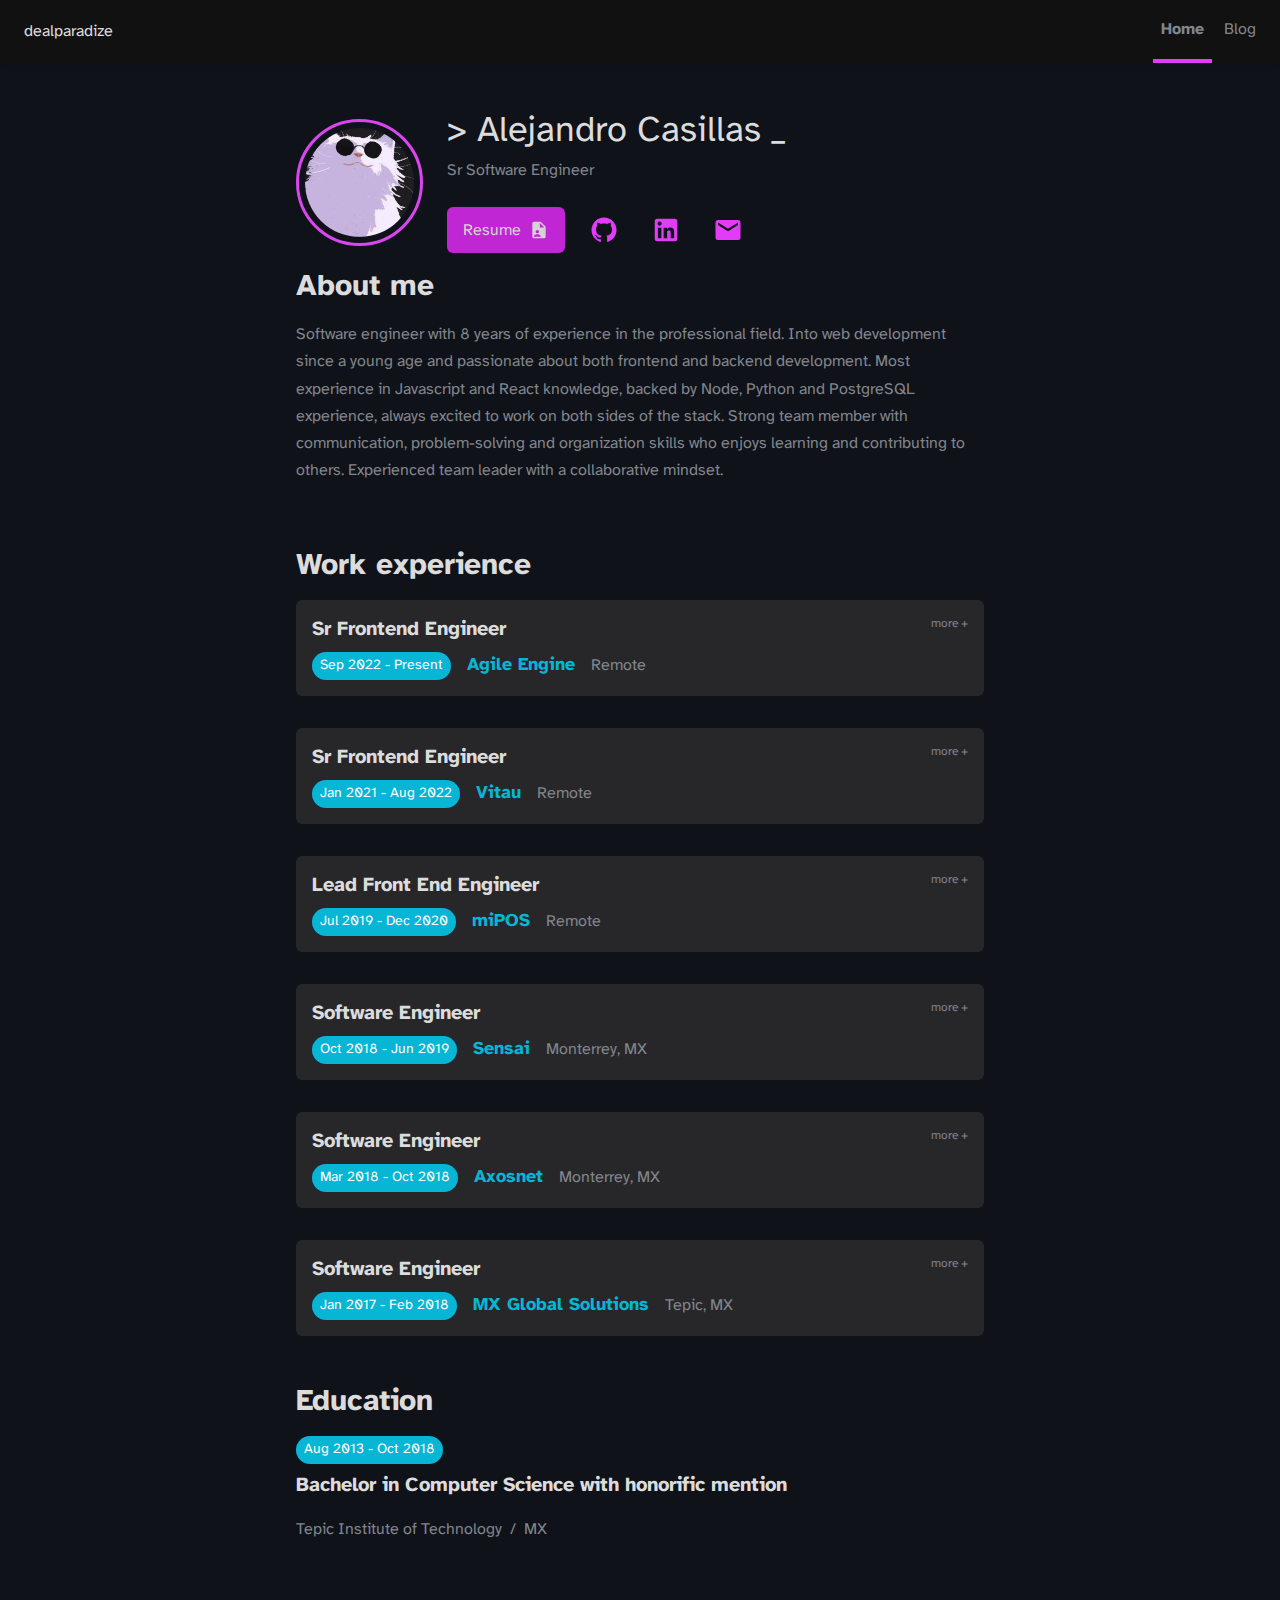
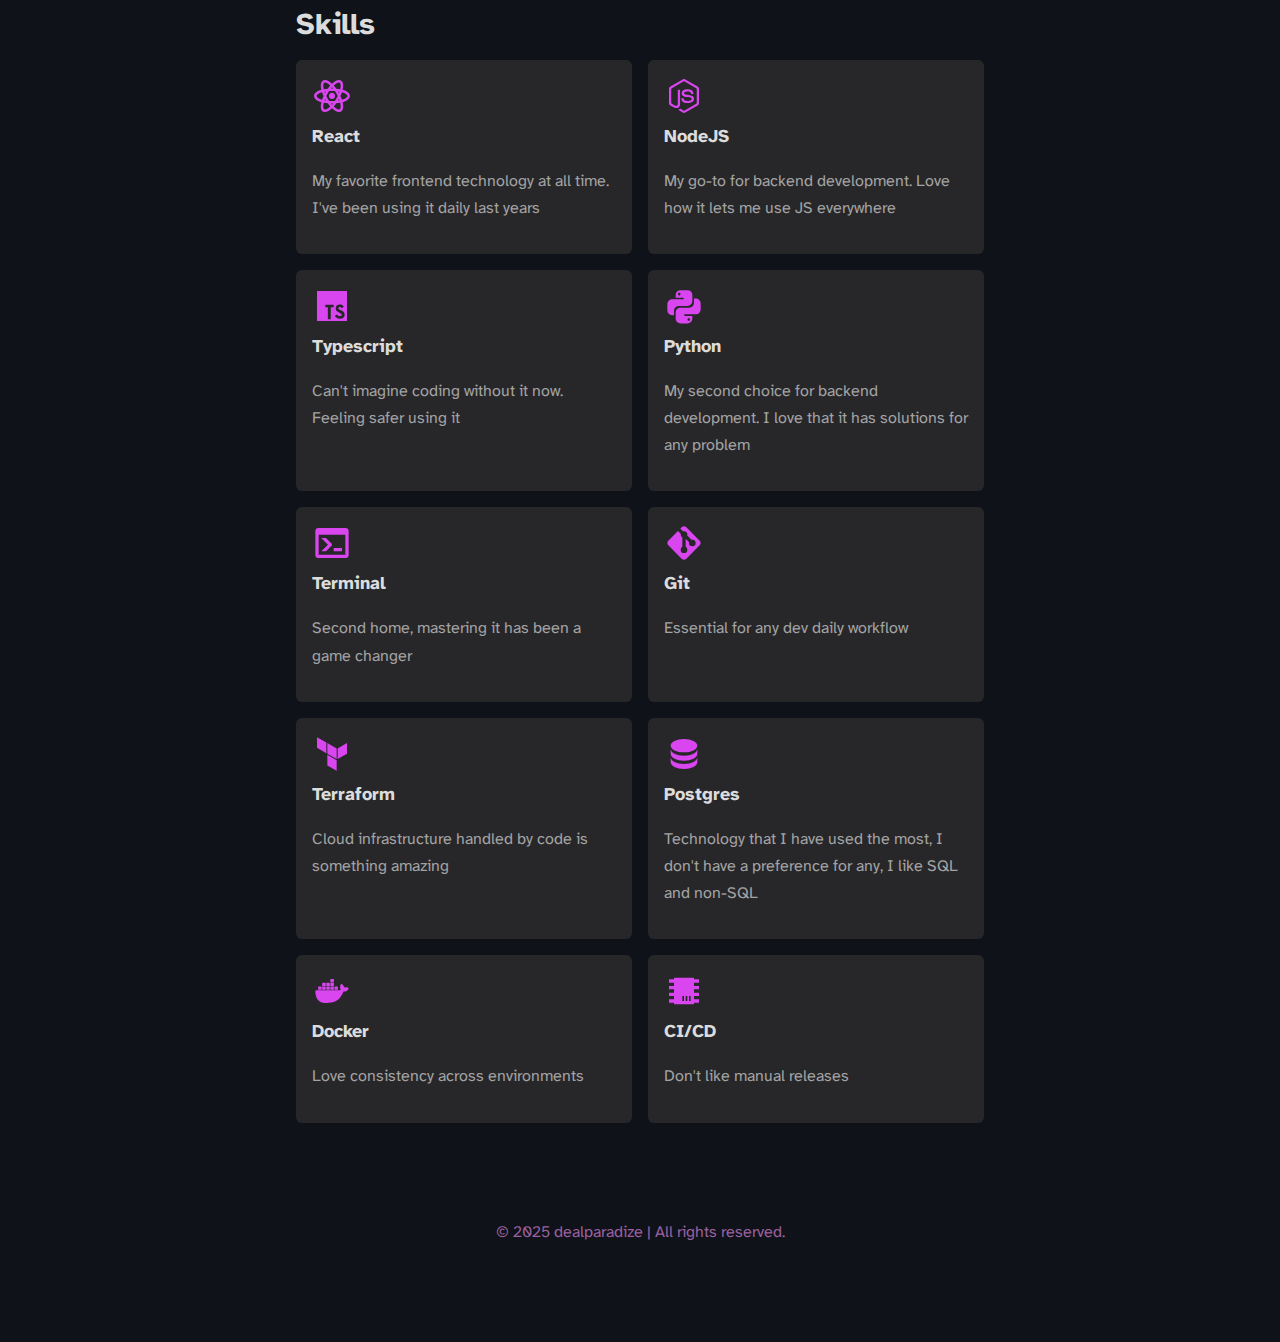
<file: index.html>
<!DOCTYPE html><html lang="en"> <head><!-- Global Metadata --><meta charset="utf-8"><meta name="viewport" content="width=device-width,initial-scale=1"><link rel="icon" type="image/x-icon" href="/favicon.ico"><meta name="generator" content="Astro v5.1.1"><!-- Font preloads --><link rel="preload" href="/fonts/atkinson-regular.woff" as="font" type="font/woff" crossorigin><link rel="preload" href="/fonts/atkinson-bold.woff" as="font" type="font/woff" crossorigin><!-- Canonical URL --><link rel="canonical" href="https://dealparadize.github.io/"><!-- Primary Meta Tags --><title>dealparadize</title><meta name="title" content="dealparadize"><meta name="description" content="Welcome to the website!"><!-- Open Graph / Facebook --><meta property="og:type" content="website"><meta property="og:url" content="https://dealparadize.github.io/"><meta property="og:title" content="dealparadize"><meta property="og:description" content="Welcome to the website!"><meta property="og:image" content="https://dealparadize.github.io/blog-placeholder-1.jpg"><!-- Twitter --><meta property="twitter:card" content="summary_large_image"><meta property="twitter:url" content="https://dealparadize.github.io/"><meta property="twitter:title" content="dealparadize"><meta property="twitter:description" content="Welcome to the website!"><meta property="twitter:image" content="https://dealparadize.github.io/blog-placeholder-1.jpg"><link rel="stylesheet" href="/_astro/about.DQyusvrw.css">
<style>[data-astro-image]{width:100%;height:auto;-o-object-fit:var(--fit);object-fit:var(--fit);-o-object-position:var(--pos);object-position:var(--pos);aspect-ratio:var(--w) / var(--h)}[data-astro-image=responsive]{max-width:calc(var(--w) * 1px);max-height:calc(var(--h) * 1px)}[data-astro-image=fixed]{width:calc(var(--w) * 1px);height:calc(var(--h) * 1px)}
</style></head> <body> <header data-astro-cid-3ef6ksr2> <nav data-astro-cid-3ef6ksr2> <h2 data-astro-cid-3ef6ksr2><a href="/" data-astro-cid-3ef6ksr2>dealparadize</a></h2> <div class="internal-links" data-astro-cid-3ef6ksr2> <a href="/" class="active" data-astro-cid-3ef6ksr2="true" data-astro-cid-eimmu3lg> Home </a>  <a href="/blog" data-astro-cid-3ef6ksr2="true" data-astro-cid-eimmu3lg> Blog </a>  <!-- <HeaderLink href="/about">About</HeaderLink> --> </div> </nav> </header>  <main> <div class="w-full flex"> <div class="w-full flex flex-col sm:flex-row items-center gap-6"> <div class="border-[3px] border-fuchsia-500 p-1.5 rounded-full " style="overflow:hidden"> <img src="/_astro/avatar.srhLqKZQ_ZzQBQM.webp" alt="profile avatar" loading="eager" width="400" height="400" decoding="async" class="rounded-full w-[130px] md:w-[140px] object-cover"> </div> <div class="profile-info flex flex-col gap-2 w-full"> <div class="info"> <h1 class="text-3xl lg:text-4xl text-n900">
&gt; Alejandro Casillas _
</h1> <p class="text-base text-n500">Sr Software Engineer</p> </div> <div class="flex gap-2 md:gap-4"> <button data-cv="/resume.pdf" id="resumeBtn" class="inline-flex items-center gap-2 rounded-md text-neutral-300 px-4 bg-fuchsia-600 hover:bg-fuchsia-500">
Resume
<svg width="1em" height="1em" class="text-xl" data-icon="mdi:resume">   <symbol id="ai:mdi:resume" viewBox="0 0 24 24"><path fill="currentColor" d="M13 9h5.5L13 3.5zM6 2h8l6 6v12a2 2 0 0 1-2 2H6a2 2 0 0 1-2-2V4c0-1.11.89-2 2-2m8 18v-1c0-1.33-2.67-2-4-2s-4 .67-4 2v1zm-4-8a2 2 0 0 0-2 2a2 2 0 0 0 2 2a2 2 0 0 0 2-2a2 2 0 0 0-2-2"/></symbol><use href="#ai:mdi:resume"></use>  </svg> </button> <a class="GitHub rounded-md p-2 text-xl md:text-2xl text-silver-n500 hover:text-silver-n900 hover:bg-neutral-200 duration-100" href="https://github.com/dealparadize" target="_blank" aria-label="GitHub-link"> <svg width="1em" height="1em" class="text-3xl text-n500" data-icon="mdi:github">   <symbol id="ai:mdi:github" viewBox="0 0 24 24"><path fill="currentColor" d="M12 2A10 10 0 0 0 2 12c0 4.42 2.87 8.17 6.84 9.5c.5.08.66-.23.66-.5v-1.69c-2.77.6-3.36-1.34-3.36-1.34c-.46-1.16-1.11-1.47-1.11-1.47c-.91-.62.07-.6.07-.6c1 .07 1.53 1.03 1.53 1.03c.87 1.52 2.34 1.07 2.91.83c.09-.65.35-1.09.63-1.34c-2.22-.25-4.55-1.11-4.55-4.92c0-1.11.38-2 1.03-2.71c-.1-.25-.45-1.29.1-2.64c0 0 .84-.27 2.75 1.02c.79-.22 1.65-.33 2.5-.33s1.71.11 2.5.33c1.91-1.29 2.75-1.02 2.75-1.02c.55 1.35.2 2.39.1 2.64c.65.71 1.03 1.6 1.03 2.71c0 3.82-2.34 4.66-4.57 4.91c.36.31.69.92.69 1.85V21c0 .27.16.59.67.5C19.14 20.16 22 16.42 22 12A10 10 0 0 0 12 2"/></symbol><use href="#ai:mdi:github"></use>  </svg> </a><a class="LinkedIn rounded-md p-2 text-xl md:text-2xl text-silver-n500 hover:text-silver-n900 hover:bg-neutral-200 duration-100" href="https://linkedin.com/in/dealparadize" target="_blank" aria-label="LinkedIn-link"> <svg width="1em" height="1em" class="text-3xl text-n500" data-icon="mdi:linkedin">   <symbol id="ai:mdi:linkedin" viewBox="0 0 24 24"><path fill="currentColor" d="M19 3a2 2 0 0 1 2 2v14a2 2 0 0 1-2 2H5a2 2 0 0 1-2-2V5a2 2 0 0 1 2-2zm-.5 15.5v-5.3a3.26 3.26 0 0 0-3.26-3.26c-.85 0-1.84.52-2.32 1.3v-1.11h-2.79v8.37h2.79v-4.93c0-.77.62-1.4 1.39-1.4a1.4 1.4 0 0 1 1.4 1.4v4.93zM6.88 8.56a1.68 1.68 0 0 0 1.68-1.68c0-.93-.75-1.69-1.68-1.69a1.69 1.69 0 0 0-1.69 1.69c0 .93.76 1.68 1.69 1.68m1.39 9.94v-8.37H5.5v8.37z"/></symbol><use href="#ai:mdi:linkedin"></use>  </svg> </a><a class="Email rounded-md p-2 text-xl md:text-2xl text-silver-n500 hover:text-silver-n900 hover:bg-neutral-200 duration-100" href="mailto:ealejandrocasillas@gmail.com" target="_blank" aria-label="Email-link"> <svg width="1em" height="1em" class="text-3xl text-n500" data-icon="mdi:email">   <symbol id="ai:mdi:email" viewBox="0 0 24 24"><path fill="currentColor" d="m20 8l-8 5l-8-5V6l8 5l8-5m0-2H4c-1.11 0-2 .89-2 2v12a2 2 0 0 0 2 2h16a2 2 0 0 0 2-2V6a2 2 0 0 0-2-2"/></symbol><use href="#ai:mdi:email"></use>  </svg> </a> </div> <script type="module">const e=document.getElementById("resumeBtn"),n=e.dataset.cv;e.addEventListener("click",()=>{window.open(n,"_blank")});</script> </div> </div> </div> <div class="w-full relative flex flex-col gap-8 text-n700 mt-4">  <div class="mb-4"> <h2 class="text-3xl font-bold mb-4">About me</h2> <p>Software engineer with 8 years of experience in the professional field. Into web development since a young age and passionate about both frontend and backend development. Most experience in Javascript and React knowledge, backed by Node, Python and PostgreSQL experience, always excited to work on both sides of the stack. Strong team member with communication, problem-solving and organization skills who enjoys learning and contributing to others. Experienced team leader with a collaborative mindset.</p> </div>  <div class="mb-4"> <h2 class="text-3xl font-bold mb-4">Work experience</h2> <div class="flex flex-col gap-8"> <details class="group"> <summary class="w-full flex flex-col bg-zinc-800 hover:bg-opacity-50 p-4 rounded-md overflow-hidden list-none cursor-pointer"> <div class="flex justify-between"> <h3 class="text-xl font-bold"> Sr Frontend Engineer </h3> <span class="group-open:hidden text-xs">more +</span> <span class="hidden group-open:inline text-xs">less -</span> </div> <div class="flex flex-col gap-4 sm:flex-row"> <div class="w-fit px-2 py-1 text-sm text-white bg-cyan-500 rounded-full"> Sep 2022 - Present </div> <div class="flex gap-4"> <h4 class="truncate text-lg font-bold text-cyan-500 m-0">Agile Engine</h4> <p class="truncate m-0">Remote</p> </div> </div> </summary> <div class="w-full flex flex-col gap-4 mt-4"> <div> AgileEngine is a global software development and consulting company, founded in 2010, with development centers across the US, Latin America, and Eastern Europe, specializing in custom software solutions and staff augmentation. </div> <ul style="list-style: disc;"> <li>Communicating with team, customer and designers</li><li>Developing frontend functionality and new UI components</li><li>Presentation of the finished work for the sprint</li><li>Bug fixing</li><li>Code refactoring and performance optimization</li><li>Improvement/extension of existing features</li><li>Provide a user-friendly interface</li><li>Creating application&#39;s logic</li><li>Writing technical documentation</li> </ul> <div> <div class="text-base font-bold">Stack</div> <div> React, Javascript, Typescript, Python, Postgres, MySQL, AWS, Terraform </div> </div> </div> </details><details class="group"> <summary class="w-full flex flex-col bg-zinc-800 hover:bg-opacity-50 p-4 rounded-md overflow-hidden list-none cursor-pointer"> <div class="flex justify-between"> <h3 class="text-xl font-bold"> Sr Frontend Engineer </h3> <span class="group-open:hidden text-xs">more +</span> <span class="hidden group-open:inline text-xs">less -</span> </div> <div class="flex flex-col gap-4 sm:flex-row"> <div class="w-fit px-2 py-1 text-sm text-white bg-cyan-500 rounded-full"> Jan 2021 - Aug 2022 </div> <div class="flex gap-4"> <h4 class="truncate text-lg font-bold text-cyan-500 m-0">Vitau</h4> <p class="truncate m-0">Remote</p> </div> </div> </summary> <div class="w-full flex flex-col gap-4 mt-4"> <div> Vitau provides a subscription model pharmacy for patients with chronic diseases in Latin America. Delivery of medicine every month and help with the insurance reimbursement. Currently operating in Mexico. </div> <ul style="list-style: disc;"> <li>Development in the main product for the operations team, in charge of new features, improvements in project architecture and maintenance</li><li>Maintain code quality through code reviews, pair programming, and general project setups, having a continuous delivery to production</li><li>Responsible for making updates to improve the CI/CD processes, as well as keeping the latest project changes up to date</li> </ul> <div> <div class="text-base font-bold">Stack</div> <div> React, NodeJS, Javascript, Typescript, Python, Postgres, AWS </div> </div> </div> </details><details class="group"> <summary class="w-full flex flex-col bg-zinc-800 hover:bg-opacity-50 p-4 rounded-md overflow-hidden list-none cursor-pointer"> <div class="flex justify-between"> <h3 class="text-xl font-bold"> Lead Front End Engineer </h3> <span class="group-open:hidden text-xs">more +</span> <span class="hidden group-open:inline text-xs">less -</span> </div> <div class="flex flex-col gap-4 sm:flex-row"> <div class="w-fit px-2 py-1 text-sm text-white bg-cyan-500 rounded-full"> Jul 2019 - Dec 2020 </div> <div class="flex gap-4"> <h4 class="truncate text-lg font-bold text-cyan-500 m-0">miPOS</h4> <p class="truncate m-0">Remote</p> </div> </div> </summary> <div class="w-full flex flex-col gap-4 mt-4"> <div> Mipos is a software hub to help restaurants and its franchises manage their orders through delivery applications as well as local point of sale control. Integration with most important delivery app services and operating in Mexico </div> <ul style="list-style: disc;"> <li>Point of sale development and admin dashboard integrating our Restful API and real-time services focused on improving customer performance at each point of sale</li><li>Development of a hub web application for dark kitchens, allowing the display of real-time information on the orders of the integrated delivery apps</li><li>Development of mobile application kiosk for customers who want to do self-service in a restaurant</li><li>Encourage the team to have strong communication, problem-solving and organization skills, as well as delegation of important tasks to promote the personal growth of each member</li><li>Maintain a high quality of code, promoting the best practices and the latest properties of the technologies used, doing activities such as programming in pair, code review and testing</li><li>Maintain a constant and high quality update of products to customers by improving code pipelines and having an ever-changing CI/CD process</li> </ul> <div> <div class="text-base font-bold">Stack</div> <div> React, NodeJS, TypeScript, React Native, Laravel, Node, MySQL, AWS </div> </div> </div> </details><details class="group"> <summary class="w-full flex flex-col bg-zinc-800 hover:bg-opacity-50 p-4 rounded-md overflow-hidden list-none cursor-pointer"> <div class="flex justify-between"> <h3 class="text-xl font-bold"> Software Engineer </h3> <span class="group-open:hidden text-xs">more +</span> <span class="hidden group-open:inline text-xs">less -</span> </div> <div class="flex flex-col gap-4 sm:flex-row"> <div class="w-fit px-2 py-1 text-sm text-white bg-cyan-500 rounded-full"> Oct 2018 - Jun 2019 </div> <div class="flex gap-4"> <h4 class="truncate text-lg font-bold text-cyan-500 m-0">Sensai</h4> <p class="truncate m-0">Monterrey, MX</p> </div> </div> </summary> <div class="w-full flex flex-col gap-4 mt-4"> <div> Sensai is an augmented productivity platform for manufacturing operations that increases throughput and decreases downtime with an innovative AI technology. </div> <ul style="list-style: disc;"> <li>Collect, manage and analyze event data using sockets and pub/sub channels from IoT inputs to show real time performance data in production lines</li><li>Development of mobile applications using bluetooth devices to measure the quality of the parts of the production line and create performance reports</li><li>Code and SQL optimization to improve product performance and optimize results in real time</li> </ul> <div> <div class="text-base font-bold">Stack</div> <div> React, Ruby on Rails, Javascript, NodeJS, Coffeescript, React Native, PostgreSQL, AWS </div> </div> </div> </details><details class="group"> <summary class="w-full flex flex-col bg-zinc-800 hover:bg-opacity-50 p-4 rounded-md overflow-hidden list-none cursor-pointer"> <div class="flex justify-between"> <h3 class="text-xl font-bold"> Software Engineer </h3> <span class="group-open:hidden text-xs">more +</span> <span class="hidden group-open:inline text-xs">less -</span> </div> <div class="flex flex-col gap-4 sm:flex-row"> <div class="w-fit px-2 py-1 text-sm text-white bg-cyan-500 rounded-full"> Mar 2018 - Oct 2018 </div> <div class="flex gap-4"> <h4 class="truncate text-lg font-bold text-cyan-500 m-0">Axosnet</h4> <p class="truncate m-0">Monterrey, MX</p> </div> </div> </summary> <div class="w-full flex flex-col gap-4 mt-4"> <div> Axosnet helps improve your electronic invoicing process by integrating it with your SAP ERP system. Have helped more than 250 companies to simplify their business tasks through our services and solutions, adding value to their processes. </div> <ul style="list-style: disc;"> <li>Development of front-end applications using the SAPUI5 framework using its components and optimizing code for reuse</li><li>SAP Cloud Platform Consultant using tools as identity providers, document services, authentication services and git repositories management</li><li>Backend development for the construction of middleware and RESTful APIs managing information from own databases and ABAP scripts</li> </ul> <div> <div class="text-base font-bold">Stack</div> <div> Java, SAPUI5, Javascript, Ruby on Rails, TypeScript, ReactJS </div> </div> </div> </details><details class="group"> <summary class="w-full flex flex-col bg-zinc-800 hover:bg-opacity-50 p-4 rounded-md overflow-hidden list-none cursor-pointer"> <div class="flex justify-between"> <h3 class="text-xl font-bold"> Software Engineer </h3> <span class="group-open:hidden text-xs">more +</span> <span class="hidden group-open:inline text-xs">less -</span> </div> <div class="flex flex-col gap-4 sm:flex-row"> <div class="w-fit px-2 py-1 text-sm text-white bg-cyan-500 rounded-full"> Jan 2017 - Feb 2018 </div> <div class="flex gap-4"> <h4 class="truncate text-lg font-bold text-cyan-500 m-0">MX Global Solutions</h4> <p class="truncate m-0">Tepic, MX</p> </div> </div> </summary> <div class="w-full flex flex-col gap-4 mt-4"> <div> MX Global Solutions develop software in robust and multiplatform systems specialized in point of sale in restaurant management and food boutiques </div> <ul style="list-style: disc;"> <li>Designed and implement RESTful APIs and data model based on NodeJS and MongoDB</li><li>Architecture and construction of Ionic app for the integration of own and third-party services</li><li>Configuration and maintenance of linux virtual private servers</li> </ul> <div> <div class="text-base font-bold">Stack</div> <div> TypeScript, Node JS, C#, SQL Server </div> </div> </div> </details> </div> </div>  <div class="mb-4"> <h2 class="text-3xl font-bold mb-4">Education</h2> <div class="flex flex-col gap-6"> <div class="flex flex-col gap-2"> <div class="bg-cyan-500 text-white px-2 py-1 rounded-full text-sm w-fit"> Aug 2013 - Oct 2018 </div> <h3 class="text-xl font-bold">Bachelor in Computer Science with honorific mention</h3> <div class="flex gap-2"> <p>Tepic Institute of Technology</p> <span>/</span> <p>MX</p> </div> </div> </div> </div>  <div class="mb-4"> <h2 class="text-3xl font-bold mb-4">Skills</h2> <div class="grid grid-cols-1 md:grid-cols-2 gap-4"> <div class="flex flex-col gap-2 bg-zinc-800 hover:bg-opacity-50 p-4 rounded-md"> <div class="w-10 h-10"> <svg width="40" height="40" class="text-fuchsia-500" data-icon="mdi:react">   <symbol id="ai:mdi:react" viewBox="0 0 24 24"><path fill="currentColor" d="M12 10.11c1.03 0 1.87.84 1.87 1.89c0 1-.84 1.85-1.87 1.85S10.13 13 10.13 12c0-1.05.84-1.89 1.87-1.89M7.37 20c.63.38 2.01-.2 3.6-1.7c-.52-.59-1.03-1.23-1.51-1.9a23 23 0 0 1-2.4-.36c-.51 2.14-.32 3.61.31 3.96m.71-5.74l-.29-.51c-.11.29-.22.58-.29.86c.27.06.57.11.88.16zm6.54-.76l.81-1.5l-.81-1.5c-.3-.53-.62-1-.91-1.47C13.17 9 12.6 9 12 9s-1.17 0-1.71.03c-.29.47-.61.94-.91 1.47L8.57 12l.81 1.5c.3.53.62 1 .91 1.47c.54.03 1.11.03 1.71.03s1.17 0 1.71-.03c.29-.47.61-.94.91-1.47M12 6.78c-.19.22-.39.45-.59.72h1.18c-.2-.27-.4-.5-.59-.72m0 10.44c.19-.22.39-.45.59-.72h-1.18c.2.27.4.5.59.72M16.62 4c-.62-.38-2 .2-3.59 1.7c.52.59 1.03 1.23 1.51 1.9c.82.08 1.63.2 2.4.36c.51-2.14.32-3.61-.32-3.96m-.7 5.74l.29.51c.11-.29.22-.58.29-.86c-.27-.06-.57-.11-.88-.16zm1.45-7.05c1.47.84 1.63 3.05 1.01 5.63c2.54.75 4.37 1.99 4.37 3.68s-1.83 2.93-4.37 3.68c.62 2.58.46 4.79-1.01 5.63c-1.46.84-3.45-.12-5.37-1.95c-1.92 1.83-3.91 2.79-5.38 1.95c-1.46-.84-1.62-3.05-1-5.63c-2.54-.75-4.37-1.99-4.37-3.68s1.83-2.93 4.37-3.68c-.62-2.58-.46-4.79 1-5.63c1.47-.84 3.46.12 5.38 1.95c1.92-1.83 3.91-2.79 5.37-1.95M17.08 12c.34.75.64 1.5.89 2.26c2.1-.63 3.28-1.53 3.28-2.26s-1.18-1.63-3.28-2.26c-.25.76-.55 1.51-.89 2.26M6.92 12c-.34-.75-.64-1.5-.89-2.26c-2.1.63-3.28 1.53-3.28 2.26s1.18 1.63 3.28 2.26c.25-.76.55-1.51.89-2.26m9 2.26l-.3.51c.31-.05.61-.1.88-.16c-.07-.28-.18-.57-.29-.86zm-2.89 4.04c1.59 1.5 2.97 2.08 3.59 1.7c.64-.35.83-1.82.32-3.96c-.77.16-1.58.28-2.4.36c-.48.67-.99 1.31-1.51 1.9M8.08 9.74l.3-.51c-.31.05-.61.1-.88.16c.07.28.18.57.29.86zm2.89-4.04C9.38 4.2 8 3.62 7.37 4c-.63.35-.82 1.82-.31 3.96a23 23 0 0 1 2.4-.36c.48-.67.99-1.31 1.51-1.9"/></symbol><use href="#ai:mdi:react"></use>  </svg> </div> <h3 class="text-lg font-bold">React</h3> <p class="text-neutral-400">My favorite frontend technology at all time. I&#39;ve been using it daily last years</p> </div><div class="flex flex-col gap-2 bg-zinc-800 hover:bg-opacity-50 p-4 rounded-md"> <div class="w-10 h-10"> <svg width="40" height="40" class="text-fuchsia-500" data-icon="mdi:nodejs">   <symbol id="ai:mdi:nodejs" viewBox="0 0 24 24"><path fill="currentColor" d="M12 1.85c-.27 0-.55.07-.78.2l-7.44 4.3c-.48.28-.78.8-.78 1.36v8.58c0 .56.3 1.08.78 1.36l1.95 1.12c.95.46 1.27.47 1.71.47c1.4 0 2.21-.85 2.21-2.33V8.44c0-.12-.1-.22-.22-.22H8.5c-.13 0-.23.1-.23.22v8.47c0 .66-.68 1.31-1.77.76L4.45 16.5a.26.26 0 0 1-.11-.21V7.71c0-.09.04-.17.11-.21l7.44-4.29c.06-.04.16-.04.22 0l7.44 4.29c.07.04.11.12.11.21v8.58c0 .08-.04.16-.11.21l-7.44 4.29c-.06.04-.16.04-.23 0L10 19.65c-.08-.03-.16-.04-.21-.01c-.53.3-.63.36-1.12.51c-.12.04-.31.11.07.32l2.48 1.47q.36.21.78.21t.78-.21l7.44-4.29c.48-.28.78-.8.78-1.36V7.71c0-.56-.3-1.08-.78-1.36l-7.44-4.3c-.23-.13-.5-.2-.78-.2M14 8c-2.12 0-3.39.89-3.39 2.39c0 1.61 1.26 2.08 3.3 2.28c2.43.24 2.62.6 2.62 1.08c0 .83-.67 1.18-2.23 1.18c-1.98 0-2.4-.49-2.55-1.47a.226.226 0 0 0-.22-.18h-.96c-.12 0-.21.09-.21.22c0 1.24.68 2.74 3.94 2.74c2.35 0 3.7-.93 3.7-2.55c0-1.61-1.08-2.03-3.37-2.34c-2.31-.3-2.54-.46-2.54-1c0-.45.2-1.05 1.91-1.05c1.5 0 2.09.33 2.32 1.36c.02.1.11.17.21.17h.97c.05 0 .11-.02.15-.07c.04-.04.07-.1.05-.16C17.56 8.82 16.38 8 14 8"/></symbol><use href="#ai:mdi:nodejs"></use>  </svg> </div> <h3 class="text-lg font-bold">NodeJS</h3> <p class="text-neutral-400">My go-to for backend development. Love how it lets me use JS everywhere</p> </div><div class="flex flex-col gap-2 bg-zinc-800 hover:bg-opacity-50 p-4 rounded-md"> <div class="w-10 h-10"> <svg width="40" height="40" class="text-fuchsia-500" data-icon="mdi:language-typescript">   <symbol id="ai:mdi:language-typescript" viewBox="0 0 24 24"><path fill="currentColor" d="M3 3h18v18H3zm10.71 14.86c.5.98 1.51 1.73 3.09 1.73c1.6 0 2.8-.83 2.8-2.36c0-1.41-.81-2.04-2.25-2.66l-.42-.18c-.73-.31-1.04-.52-1.04-1.02c0-.41.31-.73.81-.73c.48 0 .8.21 1.09.73l1.31-.87c-.55-.96-1.33-1.33-2.4-1.33c-1.51 0-2.48.96-2.48 2.23c0 1.38.81 2.03 2.03 2.55l.42.18c.78.34 1.24.55 1.24 1.13c0 .48-.45.83-1.15.83c-.83 0-1.31-.43-1.67-1.03zM13 11.25H8v1.5h1.5V20h1.75v-7.25H13z"/></symbol><use href="#ai:mdi:language-typescript"></use>  </svg> </div> <h3 class="text-lg font-bold">Typescript</h3> <p class="text-neutral-400">Can&#39;t imagine coding without it now. Feeling safer using it</p> </div><div class="flex flex-col gap-2 bg-zinc-800 hover:bg-opacity-50 p-4 rounded-md"> <div class="w-10 h-10"> <svg width="40" height="40" class="text-fuchsia-500" data-icon="mdi:language-python">   <symbol id="ai:mdi:language-python" viewBox="0 0 24 24"><path fill="currentColor" d="M19.14 7.5A2.86 2.86 0 0 1 22 10.36v3.78A2.86 2.86 0 0 1 19.14 17H12c0 .39.32.96.71.96H17v1.68a2.86 2.86 0 0 1-2.86 2.86H9.86A2.86 2.86 0 0 1 7 19.64v-3.75a2.85 2.85 0 0 1 2.86-2.85h5.25a2.85 2.85 0 0 0 2.85-2.86V7.5zm-4.28 11.79c-.4 0-.72.3-.72.89s.32.71.72.71a.71.71 0 0 0 .71-.71c0-.59-.32-.89-.71-.89m-10-1.79A2.86 2.86 0 0 1 2 14.64v-3.78A2.86 2.86 0 0 1 4.86 8H12c0-.39-.32-.96-.71-.96H7V5.36A2.86 2.86 0 0 1 9.86 2.5h4.28A2.86 2.86 0 0 1 17 5.36v3.75a2.85 2.85 0 0 1-2.86 2.85H8.89a2.85 2.85 0 0 0-2.85 2.86v2.68zM9.14 5.71c.4 0 .72-.3.72-.89s-.32-.71-.72-.71c-.39 0-.71.12-.71.71s.32.89.71.89"/></symbol><use href="#ai:mdi:language-python"></use>  </svg> </div> <h3 class="text-lg font-bold">Python</h3> <p class="text-neutral-400">My second choice for backend development. I love that it has solutions for any problem</p> </div><div class="flex flex-col gap-2 bg-zinc-800 hover:bg-opacity-50 p-4 rounded-md"> <div class="w-10 h-10"> <svg width="40" height="40" class="text-fuchsia-500" data-icon="mdi:terminal">   <symbol id="ai:mdi:terminal" viewBox="0 0 24 24"><path fill="currentColor" d="M20 19V7H4v12zm0-16a2 2 0 0 1 2 2v14a2 2 0 0 1-2 2H4a2 2 0 0 1-2-2V5a2 2 0 0 1 2-2zm-7 14v-2h5v2zm-3.42-4L5.57 9H8.4l3.3 3.3c.39.39.39 1.03 0 1.42L8.42 17H5.59z"/></symbol><use href="#ai:mdi:terminal"></use>  </svg> </div> <h3 class="text-lg font-bold">Terminal</h3> <p class="text-neutral-400">Second home, mastering it has been a game changer</p> </div><div class="flex flex-col gap-2 bg-zinc-800 hover:bg-opacity-50 p-4 rounded-md"> <div class="w-10 h-10"> <svg width="40" height="40" class="text-fuchsia-500" data-icon="mdi:git">   <symbol id="ai:mdi:git" viewBox="0 0 24 24"><path fill="currentColor" d="M2.6 10.59L8.38 4.8l1.69 1.7c-.24.85.15 1.78.93 2.23v5.54c-.6.34-1 .99-1 1.73a2 2 0 0 0 2 2a2 2 0 0 0 2-2c0-.74-.4-1.39-1-1.73V9.41l2.07 2.09c-.07.15-.07.32-.07.5a2 2 0 0 0 2 2a2 2 0 0 0 2-2a2 2 0 0 0-2-2c-.18 0-.35 0-.5.07L13.93 7.5a1.98 1.98 0 0 0-1.15-2.34c-.43-.16-.88-.2-1.28-.09L9.8 3.38l.79-.78c.78-.79 2.04-.79 2.82 0l7.99 7.99c.79.78.79 2.04 0 2.82l-7.99 7.99c-.78.79-2.04.79-2.82 0L2.6 13.41c-.79-.78-.79-2.04 0-2.82"/></symbol><use href="#ai:mdi:git"></use>  </svg> </div> <h3 class="text-lg font-bold">Git</h3> <p class="text-neutral-400">Essential for any dev daily workflow</p> </div><div class="flex flex-col gap-2 bg-zinc-800 hover:bg-opacity-50 p-4 rounded-md"> <div class="w-10 h-10"> <svg width="40" height="40" class="text-fuchsia-500" data-icon="mdi:terraform">   <symbol id="ai:mdi:terraform" viewBox="0 0 24 24"><path fill="currentColor" d="M21 5.4v6.4L15.4 15V8.7zm-6.2 3.3V15l-5.6-3.2V5.4zm0 7v6.4l-5.6-3.2v-6.4zM8.6 5.1v6.4L3 8.3V1.9z"/></symbol><use href="#ai:mdi:terraform"></use>  </svg> </div> <h3 class="text-lg font-bold">Terraform</h3> <p class="text-neutral-400">Cloud infrastructure handled by code is something amazing</p> </div><div class="flex flex-col gap-2 bg-zinc-800 hover:bg-opacity-50 p-4 rounded-md"> <div class="w-10 h-10"> <svg width="40" height="40" class="text-fuchsia-500" data-icon="mdi:database">   <symbol id="ai:mdi:database" viewBox="0 0 24 24"><path fill="currentColor" d="M12 3C7.58 3 4 4.79 4 7s3.58 4 8 4s8-1.79 8-4s-3.58-4-8-4M4 9v3c0 2.21 3.58 4 8 4s8-1.79 8-4V9c0 2.21-3.58 4-8 4s-8-1.79-8-4m0 5v3c0 2.21 3.58 4 8 4s8-1.79 8-4v-3c0 2.21-3.58 4-8 4s-8-1.79-8-4"/></symbol><use href="#ai:mdi:database"></use>  </svg> </div> <h3 class="text-lg font-bold">Postgres</h3> <p class="text-neutral-400">Technology that I have used the most, I don&#39;t have a preference for any, I like SQL and non-SQL</p> </div><div class="flex flex-col gap-2 bg-zinc-800 hover:bg-opacity-50 p-4 rounded-md"> <div class="w-10 h-10"> <svg width="40" height="40" class="text-fuchsia-500" data-icon="mdi:docker">   <symbol id="ai:mdi:docker" viewBox="0 0 24 24"><path fill="currentColor" d="M21.81 10.25c-.06-.04-.56-.43-1.64-.43c-.28 0-.56.03-.84.08c-.21-1.4-1.38-2.11-1.43-2.14l-.29-.17l-.18.27c-.24.36-.43.77-.51 1.19c-.2.8-.08 1.56.33 2.21c-.49.28-1.29.35-1.46.35H2.62c-.34 0-.62.28-.62.63c0 1.15.18 2.3.58 3.38c.45 1.19 1.13 2.07 2 2.61c.98.6 2.59.94 4.42.94c.79 0 1.61-.07 2.42-.22c1.12-.2 2.2-.59 3.19-1.16A8.3 8.3 0 0 0 16.78 16c1.05-1.17 1.67-2.5 2.12-3.65h.19c1.14 0 1.85-.46 2.24-.85c.26-.24.45-.53.59-.87l.08-.24zm-17.96.99h1.76c.08 0 .16-.07.16-.16V9.5c0-.08-.07-.16-.16-.16H3.85c-.09 0-.16.07-.16.16v1.58c.01.09.07.16.16.16m2.43 0h1.76c.08 0 .16-.07.16-.16V9.5c0-.08-.07-.16-.16-.16H6.28c-.09 0-.16.07-.16.16v1.58c.01.09.07.16.16.16m2.47 0h1.75c.1 0 .17-.07.17-.16V9.5c0-.08-.06-.16-.17-.16H8.75c-.08 0-.15.07-.15.16v1.58c0 .09.06.16.15.16m2.44 0h1.77c.08 0 .15-.07.15-.16V9.5c0-.08-.06-.16-.15-.16h-1.77c-.08 0-.15.07-.15.16v1.58c0 .09.07.16.15.16M6.28 9h1.76c.08 0 .16-.09.16-.18V7.25c0-.09-.07-.16-.16-.16H6.28c-.09 0-.16.06-.16.16v1.57c.01.09.07.18.16.18m2.47 0h1.75c.1 0 .17-.09.17-.18V7.25c0-.09-.06-.16-.17-.16H8.75c-.08 0-.15.06-.15.16v1.57c0 .09.06.18.15.18m2.44 0h1.77c.08 0 .15-.09.15-.18V7.25c0-.09-.07-.16-.15-.16h-1.77c-.08 0-.15.06-.15.16v1.57c0 .09.07.18.15.18m0-2.28h1.77c.08 0 .15-.07.15-.16V5c0-.1-.07-.17-.15-.17h-1.77c-.08 0-.15.06-.15.17v1.56c0 .08.07.16.15.16m2.46 4.52h1.76c.09 0 .16-.07.16-.16V9.5c0-.08-.07-.16-.16-.16h-1.76c-.08 0-.15.07-.15.16v1.58c0 .09.07.16.15.16"/></symbol><use href="#ai:mdi:docker"></use>  </svg> </div> <h3 class="text-lg font-bold">Docker</h3> <p class="text-neutral-400">Love consistency across environments</p> </div><div class="flex flex-col gap-2 bg-zinc-800 hover:bg-opacity-50 p-4 rounded-md"> <div class="w-10 h-10"> <svg width="40" height="40" class="text-fuchsia-500" data-icon="mdi:integrated-circuit">   <symbol id="ai:mdi:integrated-circuit" viewBox="0 0 24 24"><path fill="currentColor" d="M6 4h12v1h3v2h-3v2h3v2h-3v2h3v2h-3v2h3v2h-3v1H6v-1H3v-2h3v-2H3v-2h3v-2H3V9h3V7H3V5h3zm5 11v3h1v-3zm2 0v3h1v-3zm2 0v3h1v-3z"/></symbol><use href="#ai:mdi:integrated-circuit"></use>  </svg> </div> <h3 class="text-lg font-bold">CI/CD</h3> <p class="text-neutral-400">Don&#39;t like manual releases</p> </div> </div> </div> </div> </main> <footer data-astro-cid-sz7xmlte>
&copy; 2025 dealparadize | All rights reserved.
</footer>  </body></html>
</file>
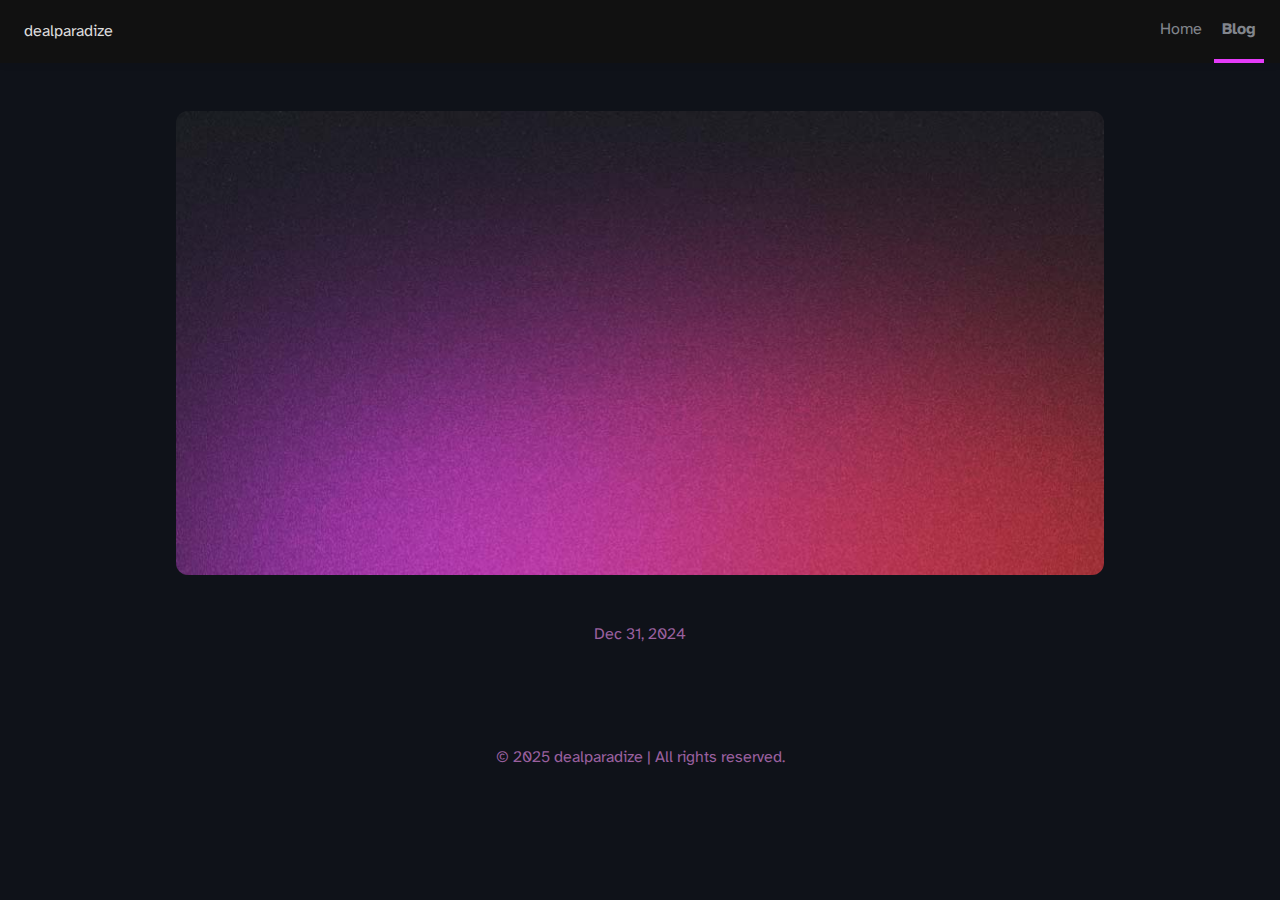
<file: blog/index.html>
<!DOCTYPE html><html lang="en" data-astro-cid-5tznm7mj> <head><!-- Global Metadata --><meta charset="utf-8"><meta name="viewport" content="width=device-width,initial-scale=1"><link rel="icon" type="image/x-icon" href="/favicon.ico"><meta name="generator" content="Astro v5.1.1"><!-- Font preloads --><link rel="preload" href="/fonts/atkinson-regular.woff" as="font" type="font/woff" crossorigin><link rel="preload" href="/fonts/atkinson-bold.woff" as="font" type="font/woff" crossorigin><!-- Canonical URL --><link rel="canonical" href="https://dealparadize.github.io/blog/"><!-- Primary Meta Tags --><title>dealparadize</title><meta name="title" content="dealparadize"><meta name="description" content="Welcome to the website!"><!-- Open Graph / Facebook --><meta property="og:type" content="website"><meta property="og:url" content="https://dealparadize.github.io/blog/"><meta property="og:title" content="dealparadize"><meta property="og:description" content="Welcome to the website!"><meta property="og:image" content="https://dealparadize.github.io/blog-placeholder-1.jpg"><!-- Twitter --><meta property="twitter:card" content="summary_large_image"><meta property="twitter:url" content="https://dealparadize.github.io/blog/"><meta property="twitter:title" content="dealparadize"><meta property="twitter:description" content="Welcome to the website!"><meta property="twitter:image" content="https://dealparadize.github.io/blog-placeholder-1.jpg"><link rel="stylesheet" href="/_astro/about.DQyusvrw.css">
<style>main[data-astro-cid-5tznm7mj]{width:960px}ul[data-astro-cid-5tznm7mj]{display:flex;flex-wrap:wrap;gap:2rem;list-style-type:none;margin:0;padding:0}ul[data-astro-cid-5tznm7mj] li[data-astro-cid-5tznm7mj]{width:calc(50% - 1rem)}ul[data-astro-cid-5tznm7mj] li[data-astro-cid-5tznm7mj] [data-astro-cid-5tznm7mj]{text-decoration:none;transition:.2s ease}ul[data-astro-cid-5tznm7mj] li[data-astro-cid-5tznm7mj]:first-child{width:100%;margin-bottom:1rem;text-align:center}ul[data-astro-cid-5tznm7mj] li[data-astro-cid-5tznm7mj]:first-child img[data-astro-cid-5tznm7mj]{width:100%}ul[data-astro-cid-5tznm7mj] li[data-astro-cid-5tznm7mj]:first-child .title[data-astro-cid-5tznm7mj]{font-size:2.369rem}ul[data-astro-cid-5tznm7mj] li[data-astro-cid-5tznm7mj] img[data-astro-cid-5tznm7mj]{margin-bottom:.5rem;border-radius:12px}ul[data-astro-cid-5tznm7mj] li[data-astro-cid-5tznm7mj] a[data-astro-cid-5tznm7mj]{display:block}.title[data-astro-cid-5tznm7mj]{margin:0;color:rgb(var(--black));line-height:1}.date[data-astro-cid-5tznm7mj]{margin:0;color:rgb(var(--gray))}ul[data-astro-cid-5tznm7mj] li[data-astro-cid-5tznm7mj] a[data-astro-cid-5tznm7mj]:hover h4[data-astro-cid-5tznm7mj],ul[data-astro-cid-5tznm7mj] li[data-astro-cid-5tznm7mj] a[data-astro-cid-5tznm7mj]:hover .date[data-astro-cid-5tznm7mj]{color:rgb(var(--accent))}ul[data-astro-cid-5tznm7mj] a[data-astro-cid-5tznm7mj]:hover img[data-astro-cid-5tznm7mj]{box-shadow:var(--box-shadow)}@media (max-width: 720px){ul[data-astro-cid-5tznm7mj]{gap:.5em}ul[data-astro-cid-5tznm7mj] li[data-astro-cid-5tznm7mj]{width:100%;text-align:center}ul[data-astro-cid-5tznm7mj] li[data-astro-cid-5tznm7mj]:first-child{margin-bottom:0}ul[data-astro-cid-5tznm7mj] li[data-astro-cid-5tznm7mj]:first-child .title[data-astro-cid-5tznm7mj]{font-size:1.563em}}
[data-astro-image]{width:100%;height:auto;-o-object-fit:var(--fit);object-fit:var(--fit);-o-object-position:var(--pos);object-position:var(--pos);aspect-ratio:var(--w) / var(--h)}[data-astro-image=responsive]{max-width:calc(var(--w) * 1px);max-height:calc(var(--h) * 1px)}[data-astro-image=fixed]{width:calc(var(--w) * 1px);height:calc(var(--h) * 1px)}
</style></head> <body data-astro-cid-5tznm7mj> <header data-astro-cid-3ef6ksr2> <nav data-astro-cid-3ef6ksr2> <h2 data-astro-cid-3ef6ksr2><a href="/" data-astro-cid-3ef6ksr2>dealparadize</a></h2> <div class="internal-links" data-astro-cid-3ef6ksr2> <a href="/" data-astro-cid-3ef6ksr2="true" data-astro-cid-eimmu3lg> Home </a>  <a href="/blog" class="active" data-astro-cid-3ef6ksr2="true" data-astro-cid-eimmu3lg> Blog </a>  <!-- <HeaderLink href="/about">About</HeaderLink> --> </div> </nav> </header>  <main data-astro-cid-5tznm7mj> <section data-astro-cid-5tznm7mj> <ul data-astro-cid-5tznm7mj> <li data-astro-cid-5tznm7mj> <a href="/blog/first-post/" data-astro-cid-5tznm7mj> <img width="720" height="360" src="/blog-placeholder-1.jpg" alt="" data-astro-cid-5tznm7mj> <h4 class="title" data-astro-cid-5tznm7mj>First post</h4> <p class="date" data-astro-cid-5tznm7mj> <time datetime="2024-12-31T00:00:00.000Z"> Dec 31, 2024 </time> </p> </a> </li> </ul> </section> </main> <footer data-astro-cid-sz7xmlte>
&copy; 2025 dealparadize | All rights reserved.
</footer>  </body></html>
</file>
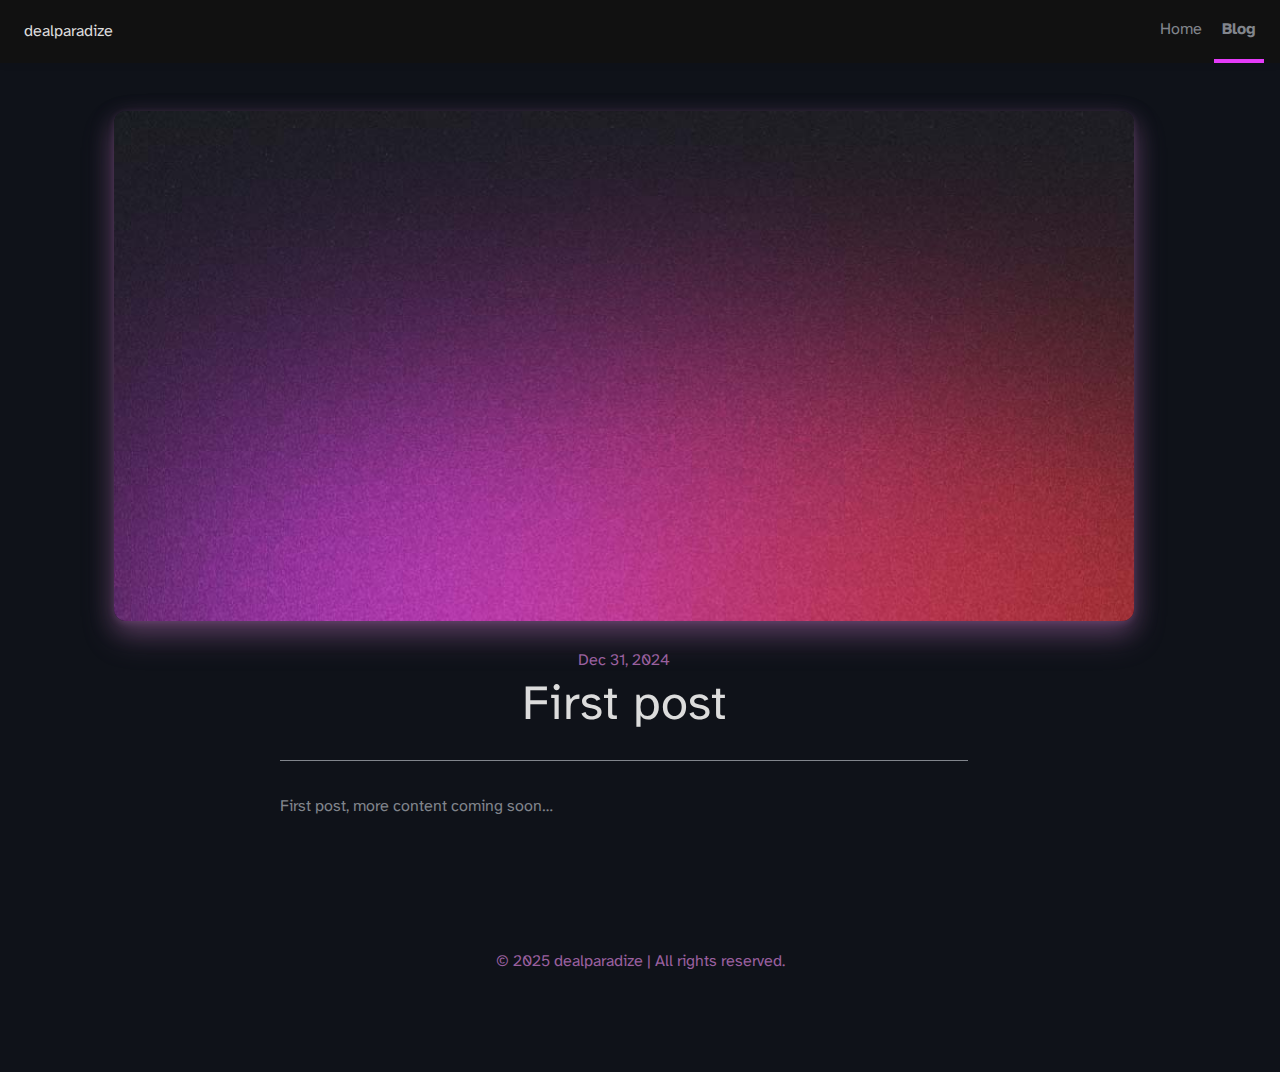
<file: blog/first-post/index.html>
<!DOCTYPE html><html lang="en" data-astro-cid-bvzihdzo> <head><!-- Global Metadata --><meta charset="utf-8"><meta name="viewport" content="width=device-width,initial-scale=1"><link rel="icon" type="image/x-icon" href="/favicon.ico"><meta name="generator" content="Astro v5.1.1"><!-- Font preloads --><link rel="preload" href="/fonts/atkinson-regular.woff" as="font" type="font/woff" crossorigin><link rel="preload" href="/fonts/atkinson-bold.woff" as="font" type="font/woff" crossorigin><!-- Canonical URL --><link rel="canonical" href="https://dealparadize.github.io/blog/first-post/"><!-- Primary Meta Tags --><title>First post</title><meta name="title" content="First post"><meta name="description" content="More coming soon"><!-- Open Graph / Facebook --><meta property="og:type" content="website"><meta property="og:url" content="https://dealparadize.github.io/blog/first-post/"><meta property="og:title" content="First post"><meta property="og:description" content="More coming soon"><meta property="og:image" content="https://dealparadize.github.io/blog-placeholder-1.jpg"><!-- Twitter --><meta property="twitter:card" content="summary_large_image"><meta property="twitter:url" content="https://dealparadize.github.io/blog/first-post/"><meta property="twitter:title" content="First post"><meta property="twitter:description" content="More coming soon"><meta property="twitter:image" content="https://dealparadize.github.io/blog-placeholder-1.jpg"><link rel="stylesheet" href="/_astro/about.DQyusvrw.css">
<style>main[data-astro-cid-bvzihdzo]{width:calc(100% - 2em);max-width:100%;margin:0}.hero-image[data-astro-cid-bvzihdzo]{width:100%}.hero-image[data-astro-cid-bvzihdzo] img[data-astro-cid-bvzihdzo]{display:block;margin:0 auto;border-radius:12px;box-shadow:var(--box-shadow)}.prose[data-astro-cid-bvzihdzo]{width:720px;max-width:calc(100% - 2em);margin:auto;padding:1em;color:rgb(var(--gray-light))}.title[data-astro-cid-bvzihdzo]{margin-bottom:1em;padding:1em 0;text-align:center;line-height:1}.title[data-astro-cid-bvzihdzo] h1[data-astro-cid-bvzihdzo]{margin:0 0 .5em}.date[data-astro-cid-bvzihdzo]{margin-bottom:.5em;color:rgb(var(--gray))}.last-updated-on[data-astro-cid-bvzihdzo]{font-style:italic}
[data-astro-image]{width:100%;height:auto;-o-object-fit:var(--fit);object-fit:var(--fit);-o-object-position:var(--pos);object-position:var(--pos);aspect-ratio:var(--w) / var(--h)}[data-astro-image=responsive]{max-width:calc(var(--w) * 1px);max-height:calc(var(--h) * 1px)}[data-astro-image=fixed]{width:calc(var(--w) * 1px);height:calc(var(--h) * 1px)}
</style></head> <body data-astro-cid-bvzihdzo> <header data-astro-cid-3ef6ksr2> <nav data-astro-cid-3ef6ksr2> <h2 data-astro-cid-3ef6ksr2><a href="/" data-astro-cid-3ef6ksr2>dealparadize</a></h2> <div class="internal-links" data-astro-cid-3ef6ksr2> <a href="/" data-astro-cid-3ef6ksr2="true" data-astro-cid-eimmu3lg> Home </a>  <a href="/blog" class="active" data-astro-cid-3ef6ksr2="true" data-astro-cid-eimmu3lg> Blog </a>  <!-- <HeaderLink href="/about">About</HeaderLink> --> </div> </nav> </header>  <main data-astro-cid-bvzihdzo> <article data-astro-cid-bvzihdzo> <div class="hero-image" data-astro-cid-bvzihdzo> <img width="1020" height="510" src="/blog-placeholder-1.jpg" alt="" data-astro-cid-bvzihdzo> </div> <div class="prose" data-astro-cid-bvzihdzo> <div class="title" data-astro-cid-bvzihdzo> <div class="date" data-astro-cid-bvzihdzo> <time datetime="2024-12-31T00:00:00.000Z"> Dec 31, 2024 </time>  </div> <h1 data-astro-cid-bvzihdzo>First post</h1> <hr data-astro-cid-bvzihdzo> </div>  <p>First post, more content coming soon…</p>  </div> </article> </main> <footer data-astro-cid-sz7xmlte>
&copy; 2025 dealparadize | All rights reserved.
</footer>  </body></html>
</file>
<file: _astro/about.DQyusvrw.css>
*,:before,:after{--tw-border-spacing-x: 0;--tw-border-spacing-y: 0;--tw-translate-x: 0;--tw-translate-y: 0;--tw-rotate: 0;--tw-skew-x: 0;--tw-skew-y: 0;--tw-scale-x: 1;--tw-scale-y: 1;--tw-pan-x: ;--tw-pan-y: ;--tw-pinch-zoom: ;--tw-scroll-snap-strictness: proximity;--tw-gradient-from-position: ;--tw-gradient-via-position: ;--tw-gradient-to-position: ;--tw-ordinal: ;--tw-slashed-zero: ;--tw-numeric-figure: ;--tw-numeric-spacing: ;--tw-numeric-fraction: ;--tw-ring-inset: ;--tw-ring-offset-width: 0px;--tw-ring-offset-color: #fff;--tw-ring-color: rgb(59 130 246 / .5);--tw-ring-offset-shadow: 0 0 #0000;--tw-ring-shadow: 0 0 #0000;--tw-shadow: 0 0 #0000;--tw-shadow-colored: 0 0 #0000;--tw-blur: ;--tw-brightness: ;--tw-contrast: ;--tw-grayscale: ;--tw-hue-rotate: ;--tw-invert: ;--tw-saturate: ;--tw-sepia: ;--tw-drop-shadow: ;--tw-backdrop-blur: ;--tw-backdrop-brightness: ;--tw-backdrop-contrast: ;--tw-backdrop-grayscale: ;--tw-backdrop-hue-rotate: ;--tw-backdrop-invert: ;--tw-backdrop-opacity: ;--tw-backdrop-saturate: ;--tw-backdrop-sepia: ;--tw-contain-size: ;--tw-contain-layout: ;--tw-contain-paint: ;--tw-contain-style: }::backdrop{--tw-border-spacing-x: 0;--tw-border-spacing-y: 0;--tw-translate-x: 0;--tw-translate-y: 0;--tw-rotate: 0;--tw-skew-x: 0;--tw-skew-y: 0;--tw-scale-x: 1;--tw-scale-y: 1;--tw-pan-x: ;--tw-pan-y: ;--tw-pinch-zoom: ;--tw-scroll-snap-strictness: proximity;--tw-gradient-from-position: ;--tw-gradient-via-position: ;--tw-gradient-to-position: ;--tw-ordinal: ;--tw-slashed-zero: ;--tw-numeric-figure: ;--tw-numeric-spacing: ;--tw-numeric-fraction: ;--tw-ring-inset: ;--tw-ring-offset-width: 0px;--tw-ring-offset-color: #fff;--tw-ring-color: rgb(59 130 246 / .5);--tw-ring-offset-shadow: 0 0 #0000;--tw-ring-shadow: 0 0 #0000;--tw-shadow: 0 0 #0000;--tw-shadow-colored: 0 0 #0000;--tw-blur: ;--tw-brightness: ;--tw-contrast: ;--tw-grayscale: ;--tw-hue-rotate: ;--tw-invert: ;--tw-saturate: ;--tw-sepia: ;--tw-drop-shadow: ;--tw-backdrop-blur: ;--tw-backdrop-brightness: ;--tw-backdrop-contrast: ;--tw-backdrop-grayscale: ;--tw-backdrop-hue-rotate: ;--tw-backdrop-invert: ;--tw-backdrop-opacity: ;--tw-backdrop-saturate: ;--tw-backdrop-sepia: ;--tw-contain-size: ;--tw-contain-layout: ;--tw-contain-paint: ;--tw-contain-style: }*,:before,:after{box-sizing:border-box;border-width:0;border-style:solid;border-color:#e5e7eb}:before,:after{--tw-content: ""}html,:host{line-height:1.5;-webkit-text-size-adjust:100%;-moz-tab-size:4;-o-tab-size:4;tab-size:4;font-family:ui-sans-serif,system-ui,sans-serif,"Apple Color Emoji","Segoe UI Emoji",Segoe UI Symbol,"Noto Color Emoji";font-feature-settings:normal;font-variation-settings:normal;-webkit-tap-highlight-color:transparent}body{margin:0;line-height:inherit}hr{height:0;color:inherit;border-top-width:1px}abbr:where([title]){-webkit-text-decoration:underline dotted;text-decoration:underline dotted}h1,h2,h3,h4,h5,h6{font-size:inherit;font-weight:inherit}a{color:inherit;text-decoration:inherit}b,strong{font-weight:bolder}code,kbd,samp,pre{font-family:ui-monospace,SFMono-Regular,Menlo,Monaco,Consolas,Liberation Mono,Courier New,monospace;font-feature-settings:normal;font-variation-settings:normal;font-size:1em}small{font-size:80%}sub,sup{font-size:75%;line-height:0;position:relative;vertical-align:baseline}sub{bottom:-.25em}sup{top:-.5em}table{text-indent:0;border-color:inherit;border-collapse:collapse}button,input,optgroup,select,textarea{font-family:inherit;font-feature-settings:inherit;font-variation-settings:inherit;font-size:100%;font-weight:inherit;line-height:inherit;letter-spacing:inherit;color:inherit;margin:0;padding:0}button,select{text-transform:none}button,input:where([type=button]),input:where([type=reset]),input:where([type=submit]){-webkit-appearance:button;background-color:transparent;background-image:none}:-moz-focusring{outline:auto}:-moz-ui-invalid{box-shadow:none}progress{vertical-align:baseline}::-webkit-inner-spin-button,::-webkit-outer-spin-button{height:auto}[type=search]{-webkit-appearance:textfield;outline-offset:-2px}::-webkit-search-decoration{-webkit-appearance:none}::-webkit-file-upload-button{-webkit-appearance:button;font:inherit}summary{display:list-item}blockquote,dl,dd,h1,h2,h3,h4,h5,h6,hr,figure,p,pre{margin:0}fieldset{margin:0;padding:0}legend{padding:0}ol,ul,menu{list-style:none;margin:0;padding:0}dialog{padding:0}textarea{resize:vertical}input::-moz-placeholder,textarea::-moz-placeholder{opacity:1;color:#9ca3af}input::placeholder,textarea::placeholder{opacity:1;color:#9ca3af}button,[role=button]{cursor:pointer}:disabled{cursor:default}img,svg,video,canvas,audio,iframe,embed,object{display:block;vertical-align:middle}img,video{max-width:100%;height:auto}[hidden]:where(:not([hidden=until-found])){display:none}.relative{position:relative}.m-0{margin:0}.mb-4{margin-bottom:1rem}.mt-4{margin-top:1rem}.block{display:block}.flex{display:flex}.inline-flex{display:inline-flex}.grid{display:grid}.hidden{display:none}.h-10{height:2.5rem}.w-10{width:2.5rem}.w-\[130px\]{width:130px}.w-fit{width:-moz-fit-content;width:fit-content}.w-full{width:100%}.cursor-pointer{cursor:pointer}.list-none{list-style-type:none}.grid-cols-1{grid-template-columns:repeat(1,minmax(0,1fr))}.flex-col{flex-direction:column}.flex-wrap{flex-wrap:wrap}.items-center{align-items:center}.justify-between{justify-content:space-between}.gap-2{gap:.5rem}.gap-4{gap:1rem}.gap-6{gap:1.5rem}.gap-8{gap:2rem}.overflow-hidden{overflow:hidden}.truncate{overflow:hidden;text-overflow:ellipsis;white-space:nowrap}.rounded-full{border-radius:9999px}.rounded-md{border-radius:.375rem}.border-\[3px\]{border-width:3px}.border-fuchsia-500{--tw-border-opacity: 1;border-color:rgb(217 70 239 / var(--tw-border-opacity, 1))}.bg-cyan-500{--tw-bg-opacity: 1;background-color:rgb(6 182 212 / var(--tw-bg-opacity, 1))}.bg-fuchsia-600{--tw-bg-opacity: 1;background-color:rgb(192 38 211 / var(--tw-bg-opacity, 1))}.bg-zinc-800{--tw-bg-opacity: 1;background-color:rgb(39 39 42 / var(--tw-bg-opacity, 1))}.object-cover{-o-object-fit:cover;object-fit:cover}.p-1\.5{padding:.375rem}.p-2{padding:.5rem}.p-4{padding:1rem}.px-2{padding-left:.5rem;padding-right:.5rem}.px-4{padding-left:1rem;padding-right:1rem}.py-1{padding-top:.25rem;padding-bottom:.25rem}.text-3xl{font-size:1.875rem;line-height:2.25rem}.text-base{font-size:1rem;line-height:1.5rem}.text-lg{font-size:1.125rem;line-height:1.75rem}.text-sm{font-size:.875rem;line-height:1.25rem}.text-xl{font-size:1.25rem;line-height:1.75rem}.text-xs{font-size:.75rem;line-height:1rem}.font-bold{font-weight:700}.italic{font-style:italic}.text-cyan-500{--tw-text-opacity: 1;color:rgb(6 182 212 / var(--tw-text-opacity, 1))}.text-fuchsia-500{--tw-text-opacity: 1;color:rgb(217 70 239 / var(--tw-text-opacity, 1))}.text-neutral-300{--tw-text-opacity: 1;color:rgb(212 212 212 / var(--tw-text-opacity, 1))}.text-neutral-400{--tw-text-opacity: 1;color:rgb(163 163 163 / var(--tw-text-opacity, 1))}.text-white{--tw-text-opacity: 1;color:rgb(255 255 255 / var(--tw-text-opacity, 1))}.underline{text-decoration-line:underline}.transition{transition-property:color,background-color,border-color,text-decoration-color,fill,stroke,opacity,box-shadow,transform,filter,-webkit-backdrop-filter;transition-property:color,background-color,border-color,text-decoration-color,fill,stroke,opacity,box-shadow,transform,filter,backdrop-filter;transition-property:color,background-color,border-color,text-decoration-color,fill,stroke,opacity,box-shadow,transform,filter,backdrop-filter,-webkit-backdrop-filter;transition-timing-function:cubic-bezier(.4,0,.2,1);transition-duration:.15s}.duration-100{transition-duration:.1s}.hover\:bg-fuchsia-500:hover{--tw-bg-opacity: 1;background-color:rgb(217 70 239 / var(--tw-bg-opacity, 1))}.hover\:bg-neutral-200:hover{--tw-bg-opacity: 1;background-color:rgb(229 229 229 / var(--tw-bg-opacity, 1))}.hover\:bg-opacity-50:hover{--tw-bg-opacity: .5}.group[open] .group-open\:inline{display:inline}.group[open] .group-open\:hidden{display:none}@media (min-width: 640px){.sm\:flex-row{flex-direction:row}}@media (min-width: 768px){.md\:w-\[140px\]{width:140px}.md\:grid-cols-2{grid-template-columns:repeat(2,minmax(0,1fr))}.md\:gap-4{gap:1rem}.md\:text-2xl{font-size:1.5rem;line-height:2rem}}@media (min-width: 1024px){.lg\:text-4xl{font-size:2.25rem;line-height:2.5rem}}:root{--accent: #e43bf8;--accent-dark: #850494;--black: 15, 18, 25;--white: 220, 220, 220;--gray: 154, 96, 159;--gray-light: 129, 133, 140;--gray-dark: 34, 41, 57;--gray-gradient: rgba(var(--gray-light), 50%), #fff;--box-shadow: 0 2px 6px rgba(var(--gray), 25%), 0 8px 24px rgba(var(--gray), 33%), 0 16px 32px rgba(var(--gray), 33%);--font-family: "Roboto Mono", monospace}@font-face{font-family:Atkinson;src:url(/fonts/atkinson-regular.woff) format("woff");font-weight:400;font-style:normal;font-display:swap}@font-face{font-family:Atkinson;src:url(/fonts/atkinson-bold.woff) format("woff");font-weight:700;font-style:normal;font-display:swap}body{font-family:Atkinson,sans-serif;margin:0;padding:0;text-align:left;background-color:rgb(var(--black));background-size:100% 600px;word-wrap:break-word;overflow-wrap:break-word;color:rgb(var(--gray-light));font-size:16px;line-height:1.7}main{width:720px;max-width:calc(100% - 2em);margin:auto;padding:3em 1em}h1,h2,h3,h4,h5,h6{margin:0 0 .5rem;color:rgb(var(--white));line-height:1.2}h1{font-size:3.052em}h2{font-size:2.441em}h3{font-size:1.953em}h4{font-size:1.563em}h5{font-size:1.25em}strong,b{font-weight:700}a,a:hover{color:var(--accent)}p{margin-bottom:1em}.prose p{margin-bottom:2em}textarea{width:100%;font-size:16px}input{font-size:16px}table{width:100%}img{max-width:100%;height:auto;border-radius:8px}code{padding:2px 5px;background-color:rgb(var(--gray-light));border-radius:2px}pre{padding:1.5em;border-radius:8px}pre>code{all:unset}blockquote{border-left:4px solid var(--accent);padding:0 0 0 20px;margin:0;font-size:1.333em}hr{border:none;border-top:1px solid rgb(var(--gray-light))}@media (max-width: 720px){body{font-size:18px}main{padding:1em}}.sr-only{border:0;padding:0;margin:0;position:absolute!important;height:1px;width:1px;overflow:hidden;clip:rect(1px 1px 1px 1px);clip:rect(1px,1px,1px,1px);clip-path:inset(50%);white-space:nowrap}details summary::-webkit-details-marker{display:none}a[data-astro-cid-eimmu3lg]{display:inline-block;text-decoration:none}a[data-astro-cid-eimmu3lg].active{font-weight:bolder;text-decoration:underline}header[data-astro-cid-3ef6ksr2]{margin:0;padding:0 1em;background:#111;box-shadow:0 2px 8px rgba(var(--black),5%)}h2[data-astro-cid-3ef6ksr2]{margin:0;font-size:1em}h2[data-astro-cid-3ef6ksr2] a[data-astro-cid-3ef6ksr2],h2[data-astro-cid-3ef6ksr2] a[data-astro-cid-3ef6ksr2].active{text-decoration:none}nav[data-astro-cid-3ef6ksr2]{display:flex;align-items:center;justify-content:space-between}nav[data-astro-cid-3ef6ksr2] a[data-astro-cid-3ef6ksr2]{padding:1em .5em;color:var(--black);border-bottom:4px solid transparent;text-decoration:none}nav[data-astro-cid-3ef6ksr2] a[data-astro-cid-3ef6ksr2].active{text-decoration:none;border-bottom-color:var(--accent)}footer[data-astro-cid-sz7xmlte]{padding:2em 1em 6em;background:rgb(var(--black));color:rgb(var(--gray));text-align:center}
</file>
